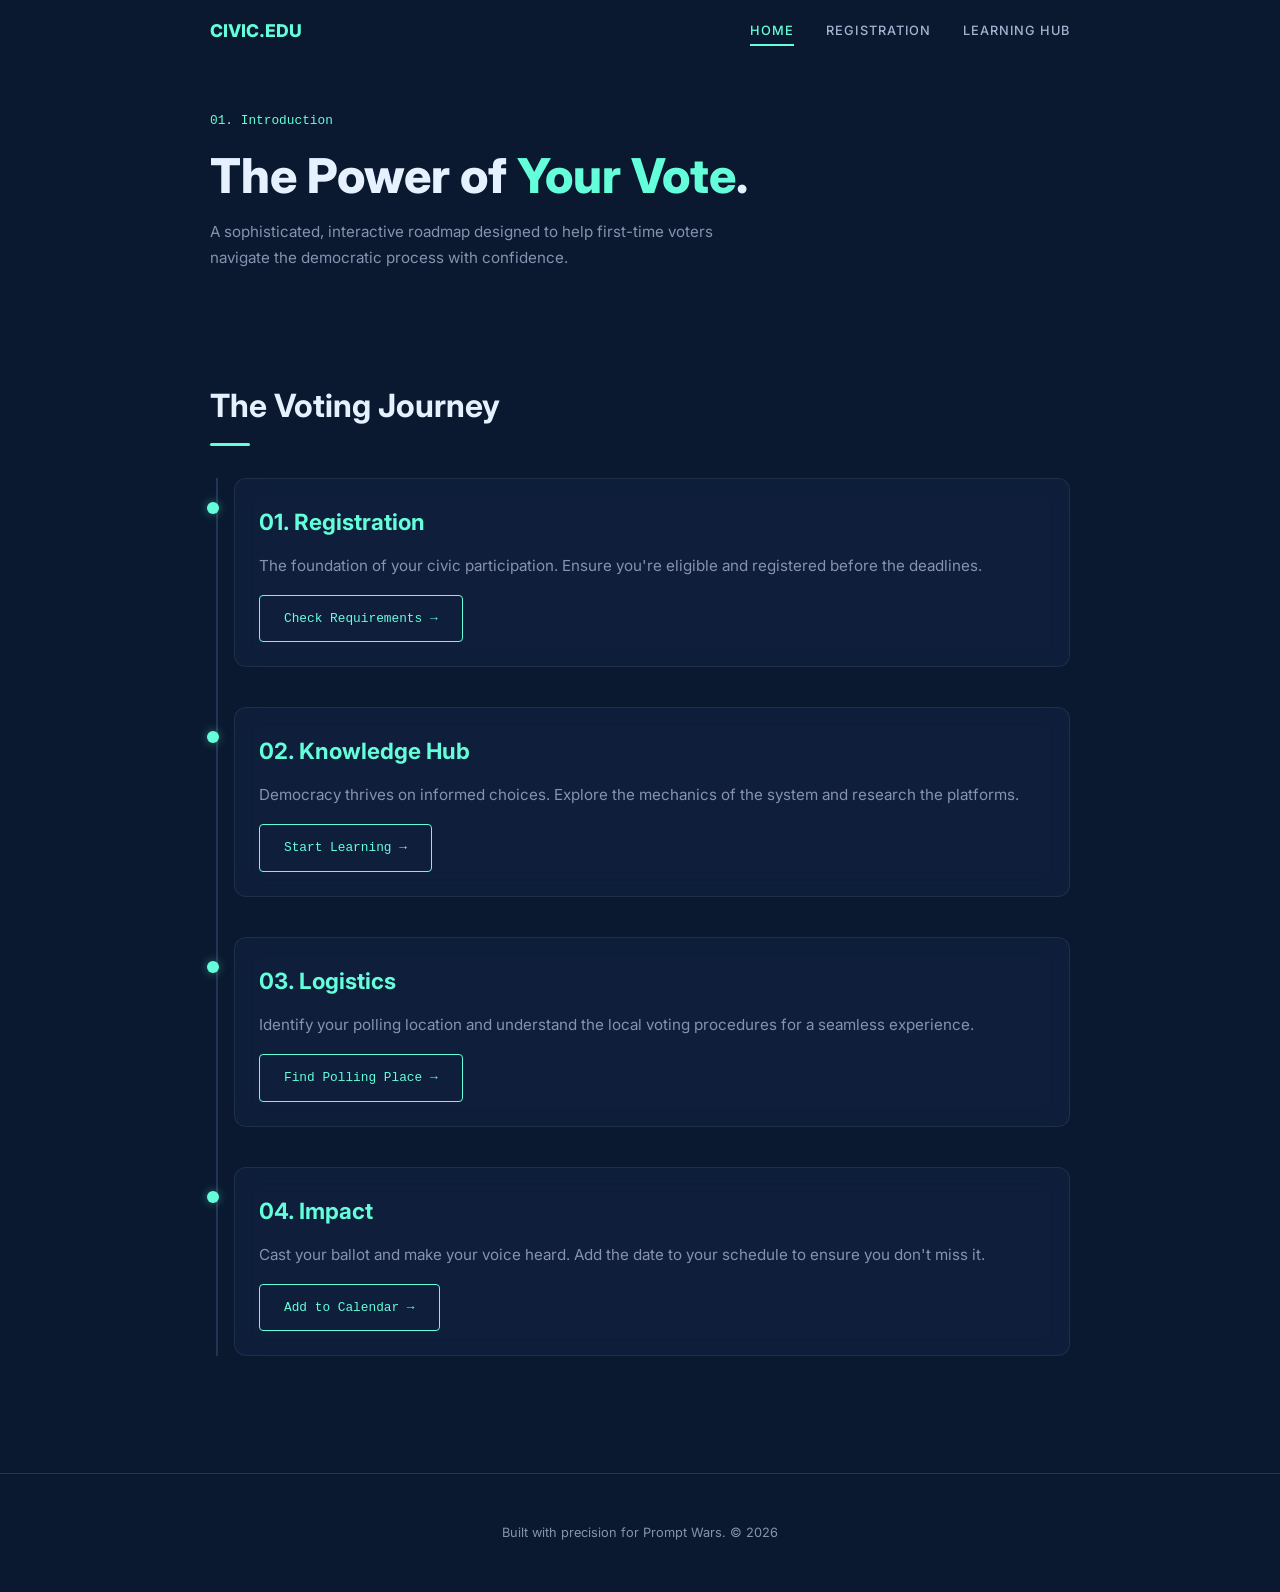
<file: public/index.html>
<!DOCTYPE html>
<html lang="en">
<head>
    <meta charset="UTF-8">
    <meta name="viewport" content="width=device-width, initial-scale=1.0">
    <meta name="description" content="A premium guide for first-time voters in India. Empowering democracy through clarity.">
    <title>Civic Guide | Home</title>
    <link href="https://fonts.googleapis.com/css2?family=Inter:wght@400;500;600;800&display=swap" rel="stylesheet">
    <link rel="stylesheet" href="style.css">
</head>
<body>
    <div id="progress-bar"></div>

    <nav id="main-nav">
        <div class="container nav-container">
            <div class="logo">
                <a href="index.html" style="color: var(--teal-accent); font-weight: 800; text-decoration: none; font-size: 1.1rem;">CIVIC.EDU</a>
            </div>
            <div class="nav-links" id="nav-links">
                <a href="index.html" class="active">Home</a>
                <a href="registration.html">Registration</a>
                <a href="learn.html">Learning Hub</a>
            </div>
            <button class="mobile-menu-btn" id="mobile-toggle" aria-label="Toggle Menu">
                <span></span>
                <span></span>
                <span></span>
            </button>
        </div>
    </nav>

    <header>
        <div class="container">
            <p>01. Introduction</p>
            <h1>The Power of <span style="color: var(--teal-accent);">Your Vote</span>.</h1>
            <p>A sophisticated, interactive roadmap designed to help first-time voters navigate the democratic process with confidence.</p>
        </div>
    </header>

    <main>
        <section id="journey">
            <div class="container">
                <h2>The Voting Journey</h2>
                <div class="timeline">
                    <div class="timeline-item">
                        <div class="timeline-dot"></div>
                        <div class="timeline-content">
                            <h3>01. Registration</h3>
                            <p>The foundation of your civic participation. Ensure you're eligible and registered before the deadlines.</p>
                            <a href="registration.html" class="action-button">Check Requirements →</a>
                        </div>
                    </div>
                    <div class="timeline-item">
                        <div class="timeline-dot"></div>
                        <div class="timeline-content">
                            <h3>02. Knowledge Hub</h3>
                            <p>Democracy thrives on informed choices. Explore the mechanics of the system and research the platforms.</p>
                            <a href="learn.html" class="action-button">Start Learning →</a>
                        </div>
                    </div>
                    <div class="timeline-item">
                        <div class="timeline-dot"></div>
                        <div class="timeline-content">
                            <h3>03. Logistics</h3>
                            <p>Identify your polling location and understand the local voting procedures for a seamless experience.</p>
                            <a href="https://www.google.com/maps/search/polling+places+near+me" target="_blank" class="action-button">Find Polling Place →</a>
                        </div>
                    </div>
                    <div class="timeline-item">
                        <div class="timeline-dot"></div>
                        <div class="timeline-content">
                            <h3>04. Impact</h3>
                            <p>Cast your ballot and make your voice heard. Add the date to your schedule to ensure you don't miss it.</p>
                            <a href="https://calendar.google.com/calendar/render?action=TEMPLATE&text=Election+Day!" target="_blank" class="action-button">Add to Calendar →</a>
                        </div>
                    </div>
                </div>
            </div>
        </section>
    </main>

    <footer>
        <div class="container">
            <p>Built with precision for Prompt Wars. © 2026</p>
        </div>
    </footer>

    <script src="script.js"></script>
</body>
</html>
</file>
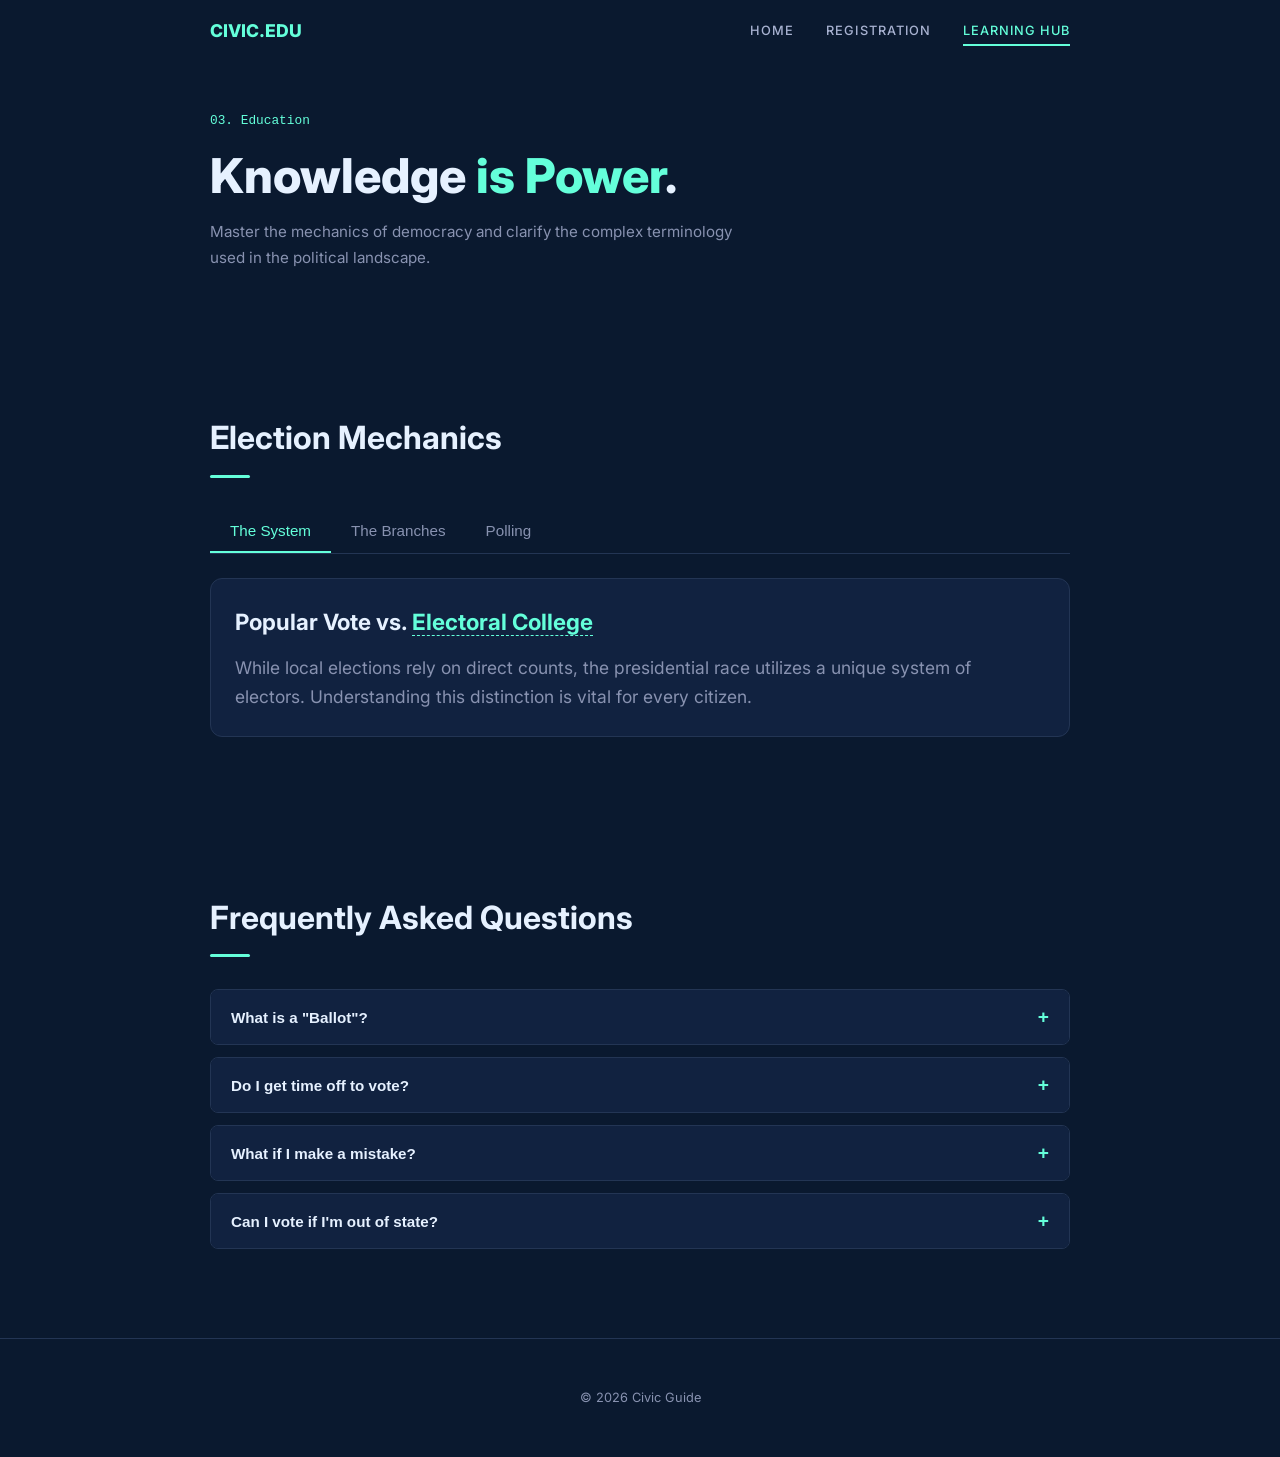
<file: public/learn.html>
<!DOCTYPE html>
<html lang="en">
<head>
    <meta charset="UTF-8">
    <meta name="viewport" content="width=device-width, initial-scale=1.0">
    <meta name="description" content="In-depth election mechanics, FAQs, and explanations of political terminology.">
    <title>Civic Guide | Learning Hub</title>
    <link href="https://fonts.googleapis.com/css2?family=Inter:wght@400;500;600;800&display=swap" rel="stylesheet">
    <link rel="stylesheet" href="style.css">
    <style>
        /* Tab System */
        .tab-system { margin-top: 2rem; }
        .tab-nav {
            display: flex;
            gap: 0;
            border-bottom: 1px solid var(--border-color);
            margin-bottom: 1.5rem;
            overflow-x: auto;
            -webkit-overflow-scrolling: touch;
        }
        .tab-trigger { 
            background: none; border: none;
            padding: 0.75rem 1.25rem;
            color: var(--slate);
            cursor: pointer; font-weight: 500;
            transition: var(--transition);
            border-bottom: 2px solid transparent;
            white-space: nowrap;
            font-size: var(--fs-sm);
        }
        .tab-trigger.active {
            color: var(--teal-accent);
            border-bottom-color: var(--teal-accent);
        }
        .tab-content {
            display: none;
            padding: 1.5rem;
            background: var(--bg-card);
            border-radius: var(--border-radius);
            border: 1px solid var(--border-color);
        }
        .tab-content.active {
            display: block;
            animation: fadeIn 0.4s ease;
        }
        .tab-content h3 { color: var(--white-bright); margin-bottom: 0.75rem; }
        .tab-content ul { padding-left: 1.25rem; }
        .tab-content li { margin-bottom: 0.5rem; color: var(--slate); font-size: var(--fs-sm); }

        /* FAQ */
        .faq-item {
            margin-bottom: 0.75rem;
            border: 1px solid var(--border-color);
            border-radius: 8px;
            overflow: hidden;
        }
        .faq-trigger { 
            width: 100%; text-align: left;
            background: var(--bg-card); border: none; 
            padding: 1rem 1.25rem;
            color: var(--white-bright); cursor: pointer;
            font-weight: 600; font-size: var(--fs-sm);
            display: flex; justify-content: space-between; align-items: center;
        }
        .faq-trigger span { color: var(--teal-accent); font-size: 1.2rem; }
        .faq-content {
            max-height: 0; overflow: hidden;
            transition: max-height 0.3s ease, padding 0.3s ease;
            background: var(--navy-deep);
            padding: 0 1.25rem;
        }
        .faq-item.active .faq-content {
            max-height: 300px;
            padding: 1rem 1.25rem;
        }
        .faq-content p { font-size: var(--fs-sm); }

        @keyframes fadeIn {
            from { opacity: 0; transform: translateY(8px); }
            to { opacity: 1; transform: translateY(0); }
        }
    </style>
</head>
<body>
    <div id="progress-bar"></div>
    <nav id="main-nav">
        <div class="container nav-container">
            <div class="logo"><a href="index.html" style="color: var(--teal-accent); font-weight: 800; text-decoration: none; font-size: 1.1rem;">CIVIC.EDU</a></div>
            <div class="nav-links" id="nav-links">
                <a href="index.html">Home</a>
                <a href="registration.html">Registration</a>
                <a href="learn.html" class="active">Learning Hub</a>
            </div>
            <button class="mobile-menu-btn" id="mobile-toggle" aria-label="Toggle Menu">
                <span></span><span></span><span></span>
            </button>
        </div>
    </nav>

    <header>
        <div class="container">
            <p>03. Education</p>
            <h1>Knowledge <span style="color: var(--teal-accent);">is Power</span>.</h1>
            <p>Master the mechanics of democracy and clarify the complex terminology used in the political landscape.</p>
        </div>
    </header>

    <main class="container">
        <section class="tab-system">
            <h2>Election Mechanics</h2>
            <div class="tab-nav">
                <button class="tab-trigger active" data-tab="tab-system">The System</button>
                <button class="tab-trigger" data-tab="tab-branches">The Branches</button>
                <button class="tab-trigger" data-tab="tab-polling">Polling</button>
            </div>
            <div id="tab-system" class="tab-content active">
                <h3>Popular Vote vs. <span class="jargon-term" data-term="electoral college">Electoral College</span></h3>
                <p>While local elections rely on direct counts, the presidential race utilizes a unique system of electors. Understanding this distinction is vital for every citizen.</p>
            </div>
            <div id="tab-branches" class="tab-content">
                <h3>The Triad of Governance</h3>
                <ul>
                    <li><strong>Executive:</strong> Enforcement and leadership.</li>
                    <li><strong>Legislative:</strong> Deliberation and law-making.</li>
                    <li><strong>Judicial:</strong> Interpretation and oversight.</li>
                </ul>
            </div>
            <div id="tab-polling" class="tab-content">
                <h3>The Polling Walkthrough</h3>
                <p>From check-in to casting your ballot, the process is designed for security and privacy. Familiarize yourself with the steps to ensure a stress-free experience.</p>
            </div>
        </section>

        <section>
            <h2>Frequently Asked Questions</h2>
            <div class="faq-container">
                <div class="faq-item">
                    <button class="faq-trigger">What is a "Ballot"? <span>+</span></button>
                    <div class="faq-content">
                        <p>The official medium used to record your votes. It can be a physical paper document or a secure digital interface.</p>
                    </div>
                </div>
                <div class="faq-item">
                    <button class="faq-trigger">Do I get time off to vote? <span>+</span></button>
                    <div class="faq-content">
                        <p>Many jurisdictions mandate that employers provide paid or unpaid leave for civic participation. Verify your local labor laws.</p>
                    </div>
                </div>
                <div class="faq-item">
                    <button class="faq-trigger">What if I make a mistake? <span>+</span></button>
                    <div class="faq-content">
                        <p>You can "spoil" your ballot and request a fresh one from poll workers. Accuracy is paramount.</p>
                    </div>
                </div>
                <div class="faq-item">
                    <button class="faq-trigger">Can I vote if I'm out of state? <span>+</span></button>
                    <div class="faq-content">
                        <p>Yes! You can typically register at your current address or request an <span class="jargon-term" data-term="absentee ballot">absentee ballot</span> to vote from your home address.</p>
                    </div>
                </div>
            </div>
        </section>
    </main>

    <footer>
        <div class="container">
            <p>© 2026 Civic Guide</p>
        </div>
    </footer>

    <script src="script.js"></script>
</body>
</html>
</file>
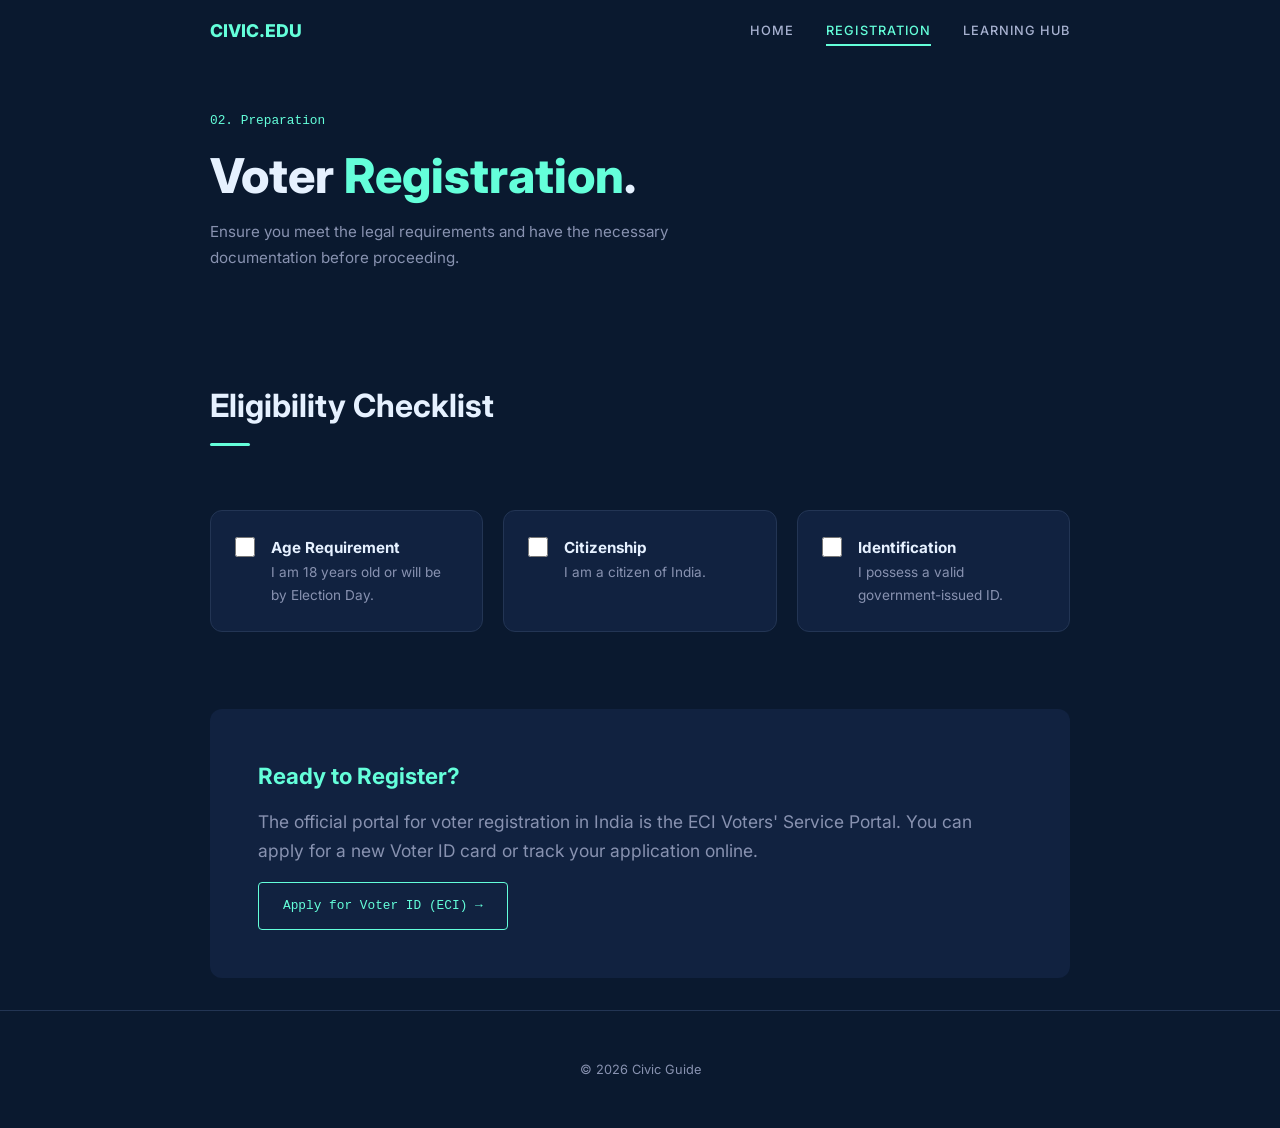
<file: public/registration.html>
<!DOCTYPE html>
<html lang="en">
<head>
    <meta charset="UTF-8">
    <meta name="viewport" content="width=device-width, initial-scale=1.0">
    <meta name="description" content="Interactive voter registration eligibility checklist for Indian citizens.">
    <title>Civic Guide | Registration</title>
    <link href="https://fonts.googleapis.com/css2?family=Inter:wght@400;500;600;800&display=swap" rel="stylesheet">
    <link rel="stylesheet" href="style.css">
    <style>
        .checklist-grid {
            display: grid;
            grid-template-columns: 1fr;
            gap: 1.25rem;
            margin-top: 2rem;
        }
        .check-card {
            background: var(--bg-card);
            padding: 1.5rem;
            border-radius: var(--border-radius);
            border: 1px solid var(--border-color);
            transition: var(--transition);
            display: flex;
            align-items: flex-start;
            gap: 1rem;
        }
        .check-card:hover {
            border-color: var(--teal-accent);
        }
        .check-card input[type="checkbox"] {
            width: 20px;
            height: 20px;
            min-width: 20px;
            accent-color: var(--teal-accent);
            cursor: pointer;
            margin-top: 2px;
        }
        .cta-section {
            background: var(--navy-light);
            padding: 2rem;
            border-radius: var(--border-radius);
            margin-bottom: 2rem;
        }
        @media (min-width: 600px) {
            .checklist-grid { grid-template-columns: repeat(3, 1fr); }
            .cta-section { padding: 3rem; }
        }
    </style>
</head>
<body>
    <div id="progress-bar"></div>
    <nav id="main-nav">
        <div class="container nav-container">
            <div class="logo"><a href="index.html" style="color: var(--teal-accent); font-weight: 800; text-decoration: none; font-size: 1.1rem;">CIVIC.EDU</a></div>
            <div class="nav-links" id="nav-links">
                <a href="index.html">Home</a>
                <a href="registration.html" class="active">Registration</a>
                <a href="learn.html">Learning Hub</a>
            </div>
            <button class="mobile-menu-btn" id="mobile-toggle" aria-label="Toggle Menu">
                <span></span><span></span><span></span>
            </button>
        </div>
    </nav>

    <header>
        <div class="container">
            <p>02. Preparation</p>
            <h1>Voter <span style="color: var(--teal-accent);">Registration</span>.</h1>
            <p>Ensure you meet the legal requirements and have the necessary documentation before proceeding.</p>
        </div>
    </header>

    <main class="container">
        <section>
            <h2>Eligibility Checklist</h2>
            <div class="checklist-grid">
                <div class="check-card">
                    <input type="checkbox" id="check-age" data-save="age">
                    <div>
                        <h4>Age Requirement</h4>
                        <p style="font-size: 0.85rem;">I am 18 years old or will be by Election Day.</p>
                    </div>
                </div>
                <div class="check-card">
                    <input type="checkbox" id="check-citizen" data-save="citizen">
                    <div>
                        <h4>Citizenship</h4>
                        <p style="font-size: 0.85rem;">I am a citizen of India.</p>
                    </div>
                </div>
                <div class="check-card">
                    <input type="checkbox" id="check-id" data-save="id">
                    <div>
                        <h4>Identification</h4>
                        <p style="font-size: 0.85rem;">I possess a valid government-issued ID.</p>
                    </div>
                </div>
            </div>
            <div id="checklist-success" class="hidden" style="margin-top: 2rem; padding: 1.25rem; background: var(--teal-glow); border: 1px solid var(--teal-accent); border-radius: 8px; text-align: center; color: var(--teal-accent); font-size: var(--fs-sm);">
                🎉 Registration requirements satisfied. You are ready to proceed.
            </div>
        </section>

        <section class="cta-section">
            <h3 style="color: var(--teal-accent); margin-bottom: 0.75rem;">Ready to Register?</h3>
            <p>The official portal for voter registration in India is the ECI Voters' Service Portal. You can apply for a new Voter ID card or track your application online.</p>
            <a href="https://voters.eci.gov.in/" target="_blank" class="action-button">Apply for Voter ID (ECI) →</a>
        </section>
    </main>

    <footer>
        <div class="container">
            <p>© 2026 Civic Guide</p>
        </div>
    </footer>

    <script src="script.js"></script>
</body>
</html>
</file>
<file: public/style.css>
/* ====================================
   CIVIC.EDU - Modern Civic Design System
   Mobile-First Responsive Architecture
   ==================================== */

:root {
    /* Color Palette */
    --navy-deep: #0a192f;
    --navy-light: #112240;
    --navy-slate: #233554;
    --slate: #8892b0;
    --slate-light: #a8b2d1;
    --white-bright: #e6f1ff;
    --teal-accent: #64ffda;
    --teal-glow: rgba(100, 255, 218, 0.1);
    
    /* Functional */
    --bg-main: var(--navy-deep);
    --bg-card: var(--navy-light);
    --text-primary: var(--white-bright);
    --text-secondary: var(--slate);
    --border-color: var(--navy-slate);
    
    /* Glassmorphism */
    --glass-bg: rgba(17, 34, 64, 0.7);
    --glass-border: rgba(255, 255, 255, 0.08);
    --glass-blur: blur(12px);

    /* Fluid Typography */
    --fs-xs: clamp(0.7rem, 0.66rem + 0.2vw, 0.8rem);
    --fs-sm: clamp(0.8rem, 0.74rem + 0.3vw, 0.95rem);
    --fs-base: clamp(0.9rem, 0.85rem + 0.3vw, 1.1rem);
    --fs-md: clamp(1.1rem, 1rem + 0.5vw, 1.5rem);
    --fs-lg: clamp(1.4rem, 1.2rem + 1vw, 2.2rem);
    --fs-xl: clamp(1.8rem, 1.4rem + 2vw, 3.5rem);
    
    /* Spacing */
    --section-gap: clamp(3rem, 6vw, 8rem);
    --border-radius: 12px;
    --transition: all 0.3s cubic-bezier(0.645, 0.045, 0.355, 1);
    
    scroll-behavior: smooth;
}

/* Reset */
*, *::before, *::after {
    margin: 0;
    padding: 0;
    box-sizing: border-box;
}

html {
    overflow-x: hidden;
}

body {
    font-family: 'Inter', system-ui, -apple-system, sans-serif;
    background-color: var(--bg-main);
    color: var(--text-primary);
    line-height: 1.7;
    overflow-x: hidden;
    width: 100%;
    max-width: 100vw;
    font-size: var(--fs-base);
}

/* Custom Scrollbar */
::-webkit-scrollbar { width: 8px; }
::-webkit-scrollbar-track { background: var(--navy-deep); }
::-webkit-scrollbar-thumb { background: var(--navy-slate); border-radius: 4px; }
::-webkit-scrollbar-thumb:hover { background: var(--slate); }

/* Progress Bar */
#progress-bar {
    position: fixed;
    top: 0;
    left: 0;
    height: 3px;
    background: var(--teal-accent);
    width: 0%;
    z-index: 2000;
    box-shadow: 0 0 8px var(--teal-accent);
}

/* Utility */
.hidden { display: none !important; }

/* ====================================
   LAYOUT
   ==================================== */
.container {
    width: 100%;
    max-width: 900px;
    margin: 0 auto;
    padding: 0 1.25rem;
}

/* ====================================
   NAVIGATION
   ==================================== */
nav {
    padding: 1rem 0;
    position: sticky;
    top: 0;
    z-index: 1000;
    background: var(--navy-deep);
    transition: var(--transition);
}

nav.scrolled {
    background: var(--glass-bg);
    backdrop-filter: var(--glass-blur);
    -webkit-backdrop-filter: var(--glass-blur);
    border-bottom: 1px solid var(--glass-border);
}

.nav-container {
    display: flex;
    justify-content: space-between;
    align-items: center;
}

.nav-links {
    display: flex;
    gap: 2rem;
}

.nav-links a {
    color: var(--slate-light);
    text-decoration: none;
    font-size: var(--fs-xs);
    font-weight: 500;
    letter-spacing: 0.08em;
    text-transform: uppercase;
    transition: var(--transition);
    position: relative;
}

.nav-links a::after {
    content: '';
    position: absolute;
    width: 0;
    height: 2px;
    bottom: -4px;
    left: 0;
    background-color: var(--teal-accent);
    transition: var(--transition);
}

.nav-links a:hover::after,
.nav-links a.active::after {
    width: 100%;
}

.nav-links a.active,
.nav-links a:hover {
    color: var(--teal-accent);
}

/* Mobile Menu Button */
.mobile-menu-btn {
    display: none;
    flex-direction: column;
    gap: 5px;
    background: none;
    border: none;
    cursor: pointer;
    z-index: 2000;
    padding: 4px;
}

.mobile-menu-btn span {
    display: block;
    width: 24px;
    height: 2px;
    background: var(--teal-accent);
    transition: var(--transition);
    transform-origin: center;
}

.mobile-menu-btn.active span:nth-child(1) { transform: translateY(7px) rotate(45deg); }
.mobile-menu-btn.active span:nth-child(2) { opacity: 0; }
.mobile-menu-btn.active span:nth-child(3) { transform: translateY(-7px) rotate(-45deg); }

/* ====================================
   HERO / HEADER
   ==================================== */
header {
    padding: 3rem 0 2rem;
    display: flex;
    align-items: center;
}

header h1 {
    font-size: var(--fs-xl);
    font-weight: 800;
    line-height: 1.15;
    margin-bottom: 1rem;
    color: var(--white-bright);
    word-break: break-word;
}

header p {
    font-size: var(--fs-sm);
    color: var(--slate);
    max-width: 550px;
}

header p:first-child {
    color: var(--teal-accent);
    font-family: 'Courier New', monospace;
    margin-bottom: 1rem;
    font-size: var(--fs-xs);
}

/* ====================================
   SECTIONS
   ==================================== */
section {
    padding: var(--section-gap) 0;
}

h2 {
    font-size: var(--fs-lg);
    margin-bottom: 2rem;
    position: relative;
    display: inline-block;
    padding-bottom: 0.75rem;
}

h2::after {
    content: '';
    position: absolute;
    width: 40px;
    height: 3px;
    background: var(--teal-accent);
    bottom: 0;
    left: 0;
    border-radius: 2px;
}

h3 { font-size: var(--fs-md); }
h4 { font-size: var(--fs-sm); color: var(--white-bright); }

p { color: var(--slate); }

/* ====================================
   TIMELINE
   ==================================== */
.timeline {
    position: relative;
    padding-left: 1.5rem;
}

.timeline::before {
    content: '';
    position: absolute;
    left: 6px;
    top: 0;
    bottom: 0;
    width: 2px;
    background: var(--navy-slate);
}

.timeline-item {
    margin-bottom: 2.5rem;
    position: relative;
    opacity: 0;
    transform: translateY(20px);
    transition: opacity 0.6s ease, transform 0.6s ease;
}

.timeline-item.reveal {
    opacity: 1;
    transform: translateY(0);
}

.timeline-dot {
    position: absolute;
    left: -1.5rem;
    top: 1.5rem;
    width: 12px;
    height: 12px;
    background: var(--teal-accent);
    border-radius: 50%;
    box-shadow: 0 0 10px rgba(100, 255, 218, 0.4);
    transform: translateX(-3px);
}

.timeline-content {
    background: var(--glass-bg);
    backdrop-filter: var(--glass-blur);
    -webkit-backdrop-filter: var(--glass-blur);
    padding: 1.5rem;
    border-radius: var(--border-radius);
    border: 1px solid var(--glass-border);
    transition: var(--transition);
}

.timeline-content:hover {
    border-color: rgba(100, 255, 218, 0.3);
    box-shadow: 0 4px 20px rgba(0, 0, 0, 0.3);
}

.timeline-content h3 {
    margin-bottom: 0.75rem;
    color: var(--teal-accent);
}

.timeline-content p {
    font-size: var(--fs-sm);
    line-height: 1.7;
}

/* ====================================
   BUTTONS
   ==================================== */
.action-button {
    display: inline-block;
    padding: 0.75rem 1.5rem;
    border: 1px solid var(--teal-accent);
    color: var(--teal-accent);
    border-radius: 4px;
    text-decoration: none;
    font-family: 'Courier New', monospace;
    font-size: var(--fs-xs);
    margin-top: 1rem;
    transition: var(--transition);
}

.action-button:hover {
    background: var(--teal-glow);
}

/* ====================================
   JARGON BUSTER
   ==================================== */
.jargon-term {
    color: var(--teal-accent);
    border-bottom: 1px dashed var(--teal-accent);
    cursor: help;
}

.jargon-popover {
    position: fixed;
    bottom: 1.5rem;
    left: 50%;
    transform: translateX(-50%) translateY(80px);
    background: var(--navy-light);
    border: 1px solid var(--teal-accent);
    padding: 0.75rem 1.25rem;
    border-radius: 8px;
    box-shadow: 0 8px 24px rgba(0,0,0,0.5);
    z-index: 10000;
    opacity: 0;
    pointer-events: none;
    transition: var(--transition);
    max-width: calc(100vw - 2rem);
    width: auto;
    text-align: center;
    font-size: var(--fs-sm);
    color: var(--white-bright);
}

.jargon-popover.active {
    transform: translateX(-50%) translateY(0);
    opacity: 1;
}

/* ====================================
   FOOTER
   ==================================== */
footer {
    padding: 3rem 0;
    border-top: 1px solid var(--border-color);
    text-align: center;
}

footer p {
    color: var(--slate);
    font-size: var(--fs-xs);
}

/* ====================================
   MOBILE RESPONSIVE (max-width: 768px)
   ==================================== */
@media (max-width: 768px) {
    .nav-links {
        display: flex;
        flex-direction: column;
        position: fixed;
        top: 0;
        right: -100%;
        width: 75%;
        max-width: 300px;
        height: 100vh;
        height: 100dvh;
        background: var(--navy-light);
        padding: 5rem 2rem 2rem;
        transition: var(--transition);
        box-shadow: -5px 0 20px rgba(0,0,0,0.5);
        z-index: 1500;
        gap: 0;
    }

    .nav-links a {
        padding: 1rem 0;
        font-size: 1rem;
        letter-spacing: 0.05em;
        border-bottom: 1px solid var(--border-color);
    }

    .nav-links.active { right: 0; }
    .mobile-menu-btn { display: flex; }

    header {
        padding: 2rem 0 1.5rem;
        min-height: auto;
    }

    .timeline { padding-left: 1.25rem; }
    .timeline::before { left: 5px; }
    .timeline-dot { left: -1.25rem; transform: translateX(-2px); }

    .timeline-content {
        padding: 1.25rem;
    }

    .timeline-content:hover {
        transform: none;
    }

    section { padding: clamp(2rem, 5vw, 4rem) 0; }
}

/* Small phones */
@media (max-width: 400px) {
    .container { padding: 0 1rem; }
    
    header h1 { font-size: clamp(1.5rem, 6vw, 2rem); }
    
    .timeline-content { padding: 1rem; }
    .action-button { padding: 0.6rem 1rem; font-size: 0.75rem; }
}
</file>
